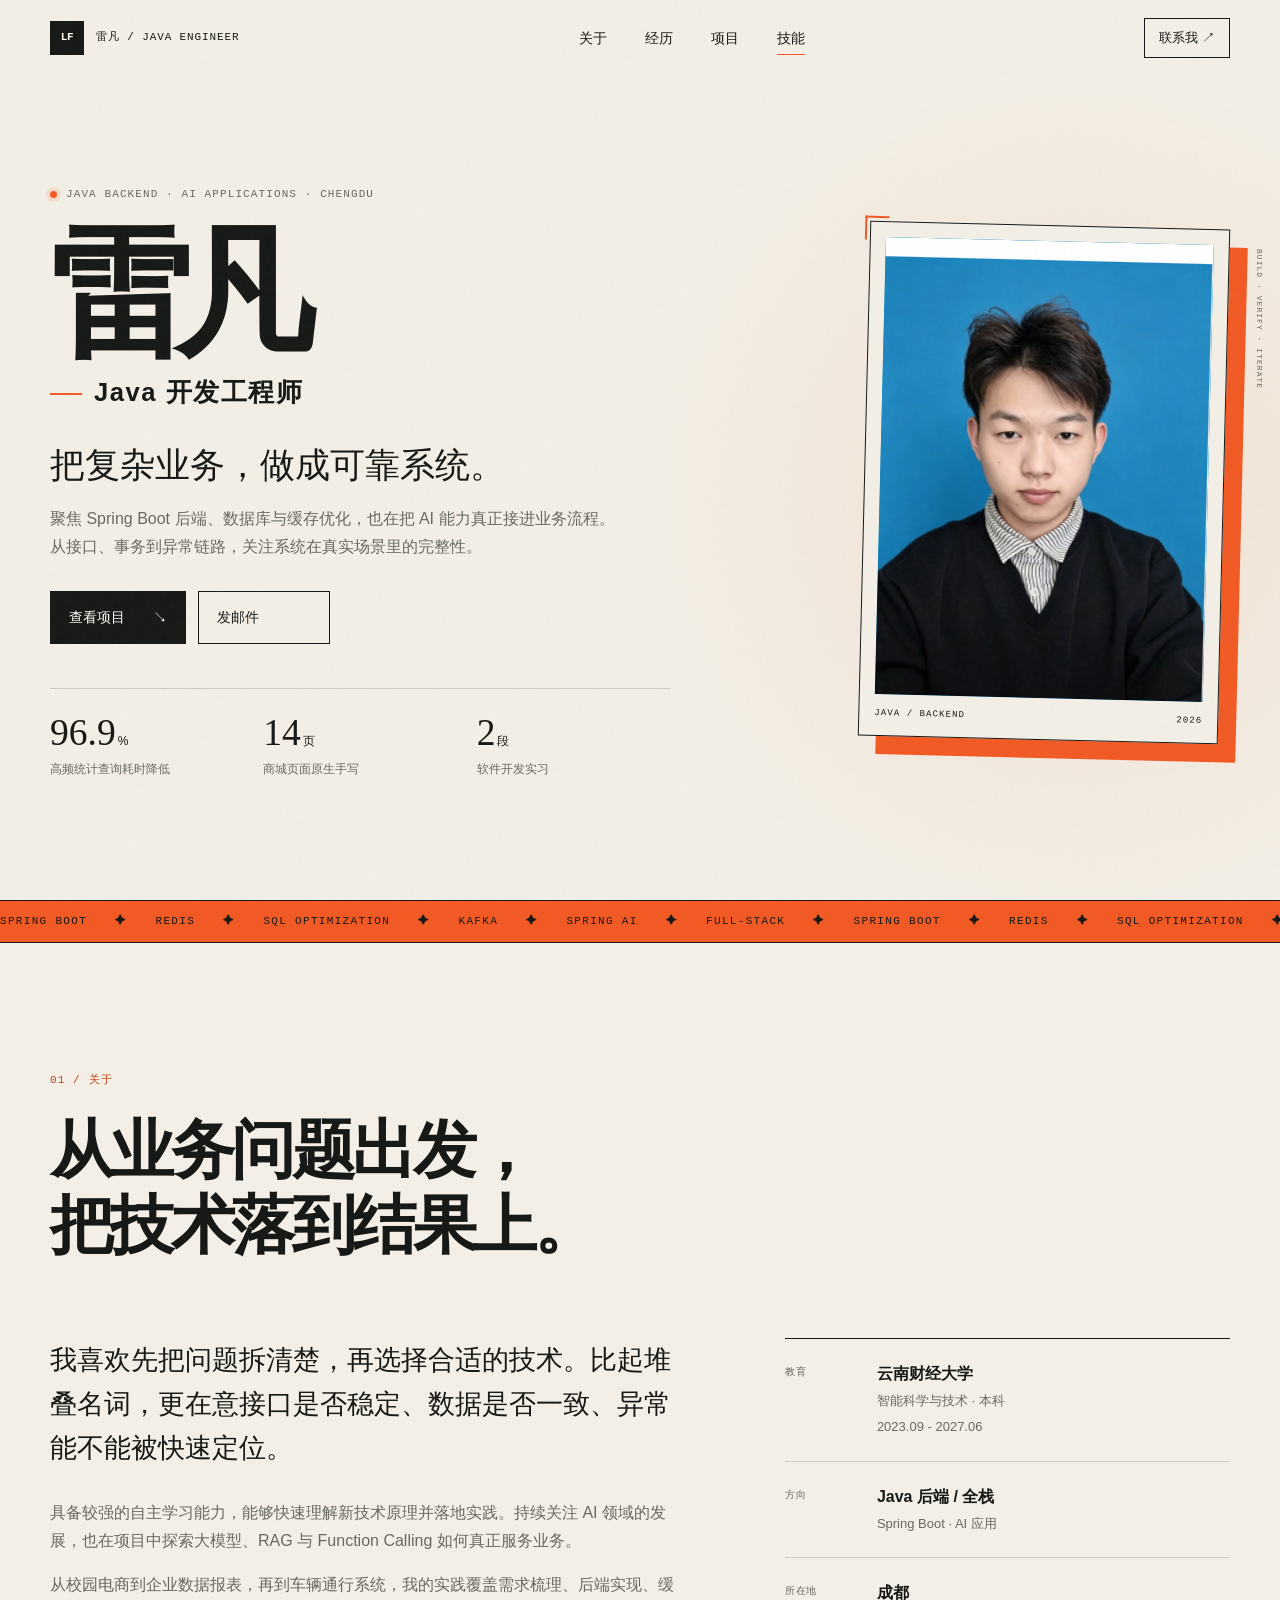
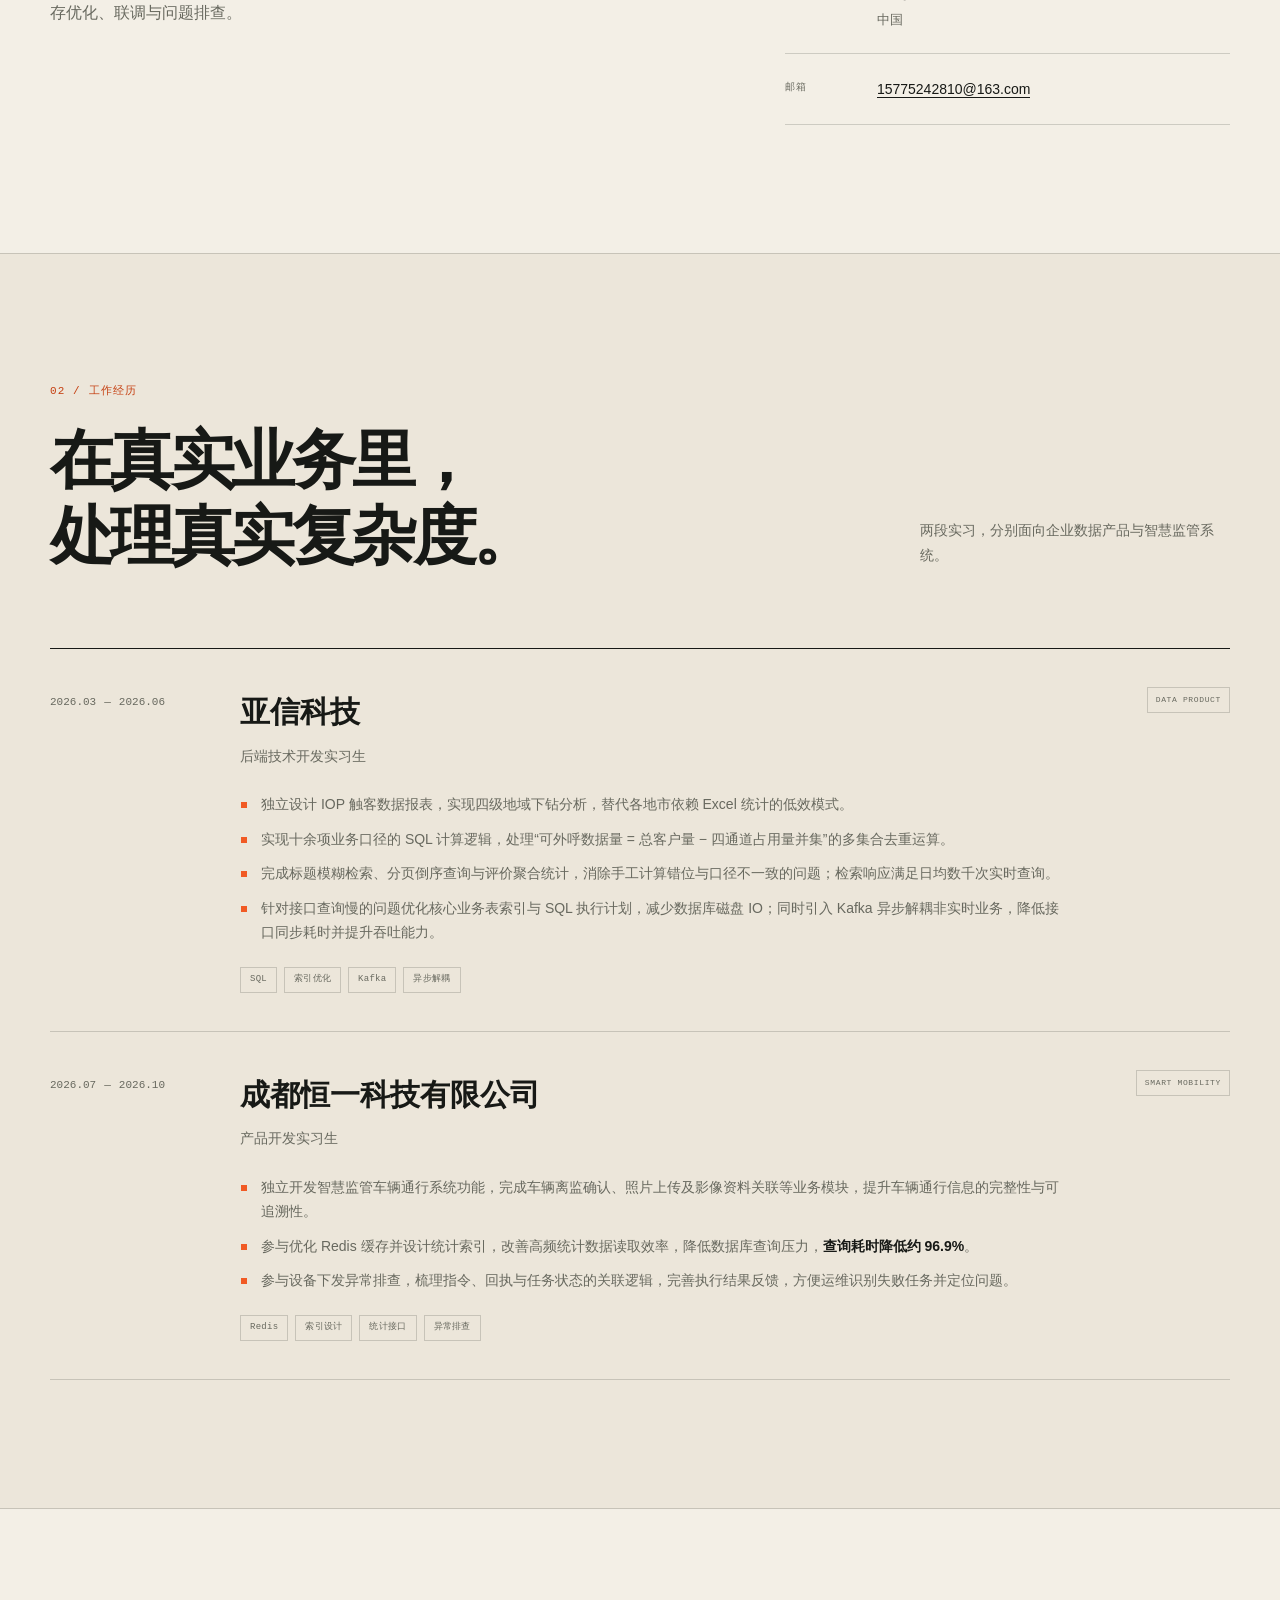
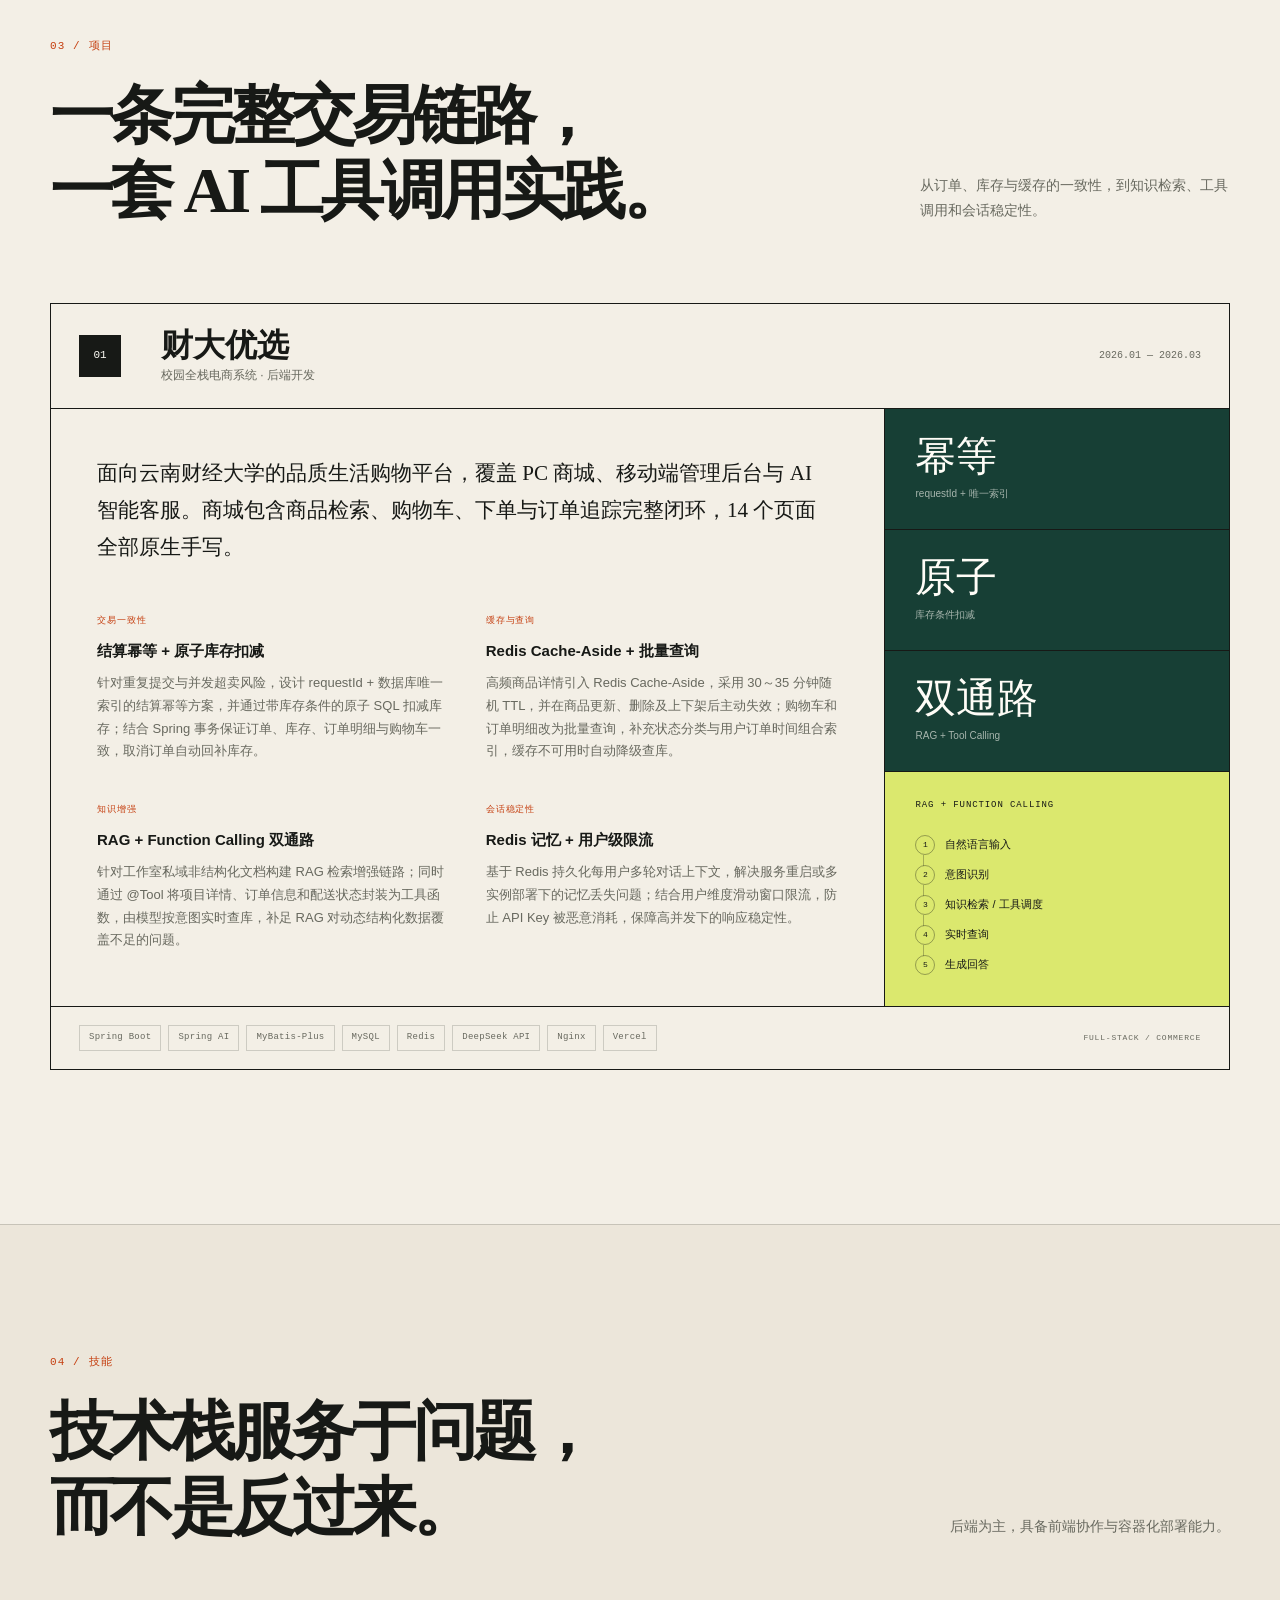
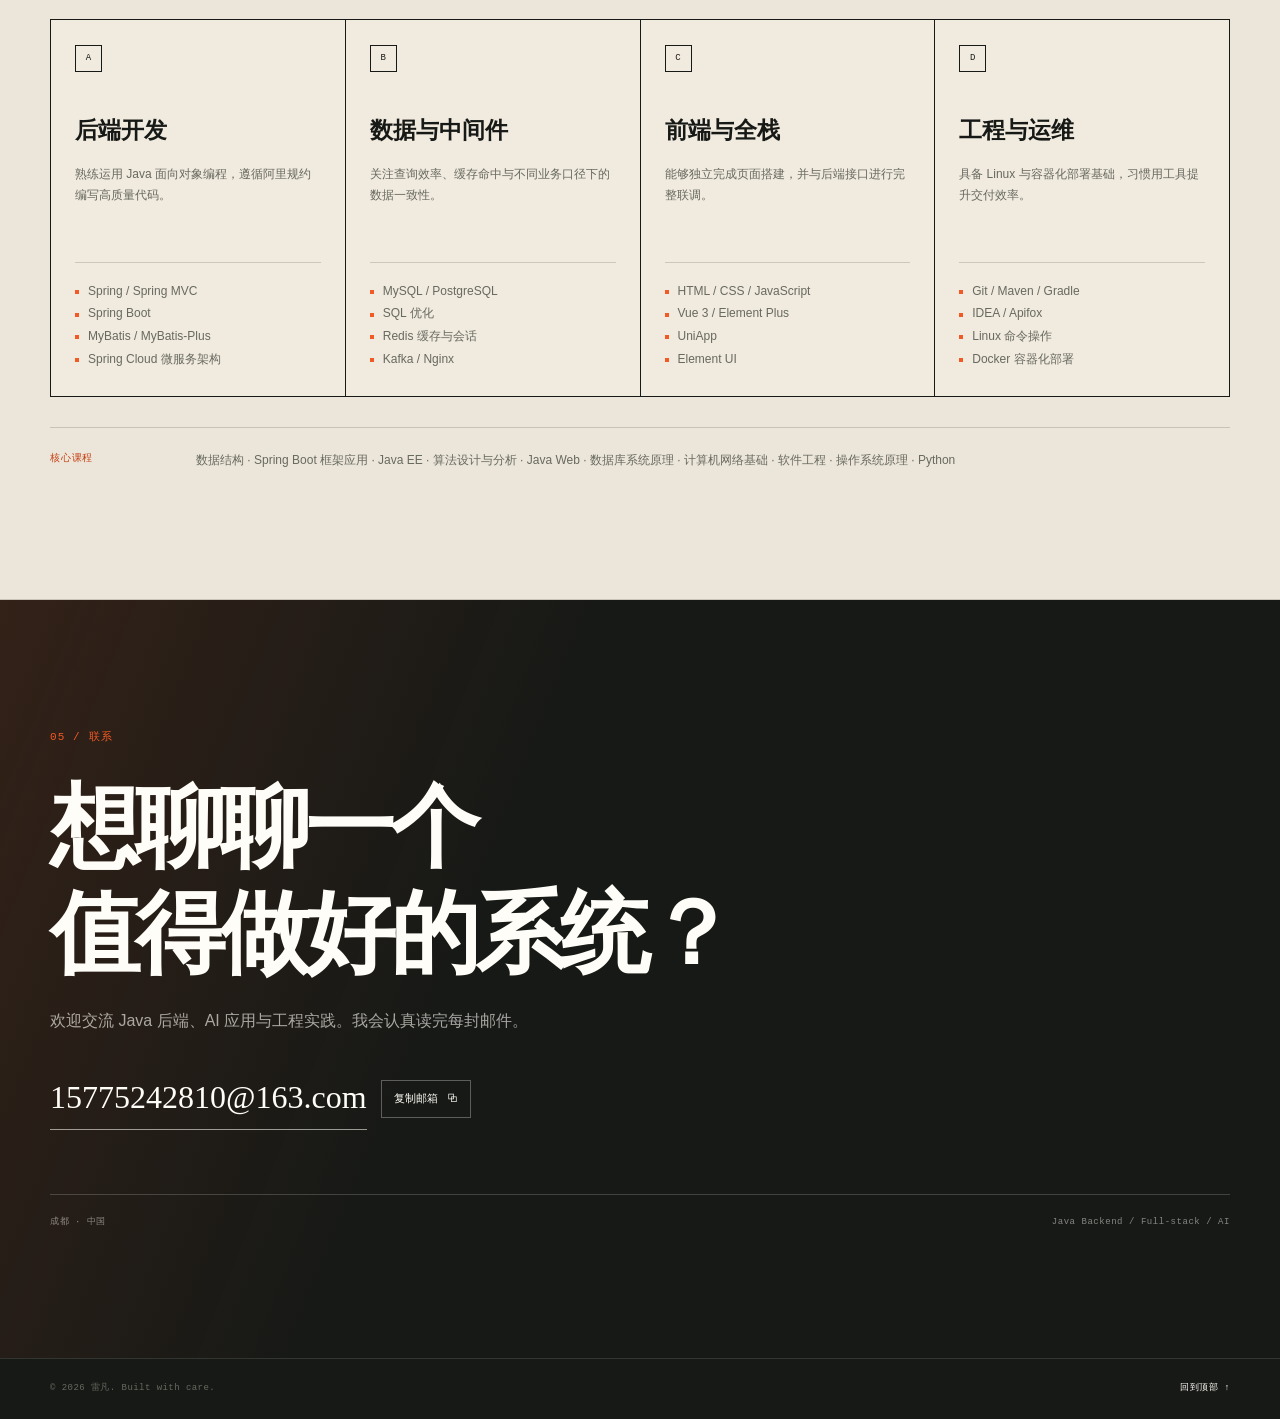
<file: index.html>
<!doctype html>
<html lang="zh-CN">
<head>
  <meta charset="utf-8">
  <meta name="viewport" content="width=device-width, initial-scale=1">
  <title>雷凡｜Java 开发工程师 · 后端与 AI 应用</title>
  <meta name="description" content="雷凡，Java 开发工程师，专注 Spring Boot 后端、SQL 与索引优化、Redis 缓存、Kafka 异步解耦与 AI 应用落地。查看工作经历、全栈项目与技术栈。">
  <meta name="author" content="雷凡">
  <meta name="robots" content="index, follow, max-image-preview:large">
  <meta name="theme-color" content="#f3efe6">
  <link rel="canonical" href="https://fan313424.github.io/">

  <meta property="og:type" content="profile">
  <meta property="og:locale" content="zh_CN">
  <meta property="og:title" content="雷凡｜Java 开发工程师">
  <meta property="og:description" content="Spring Boot 后端、数据库与缓存优化，以及可落地的 AI 应用实践。">
  <meta property="og:url" content="https://fan313424.github.io/">
  <meta property="og:image" content="https://fan313424.github.io/assets/og-cover.png">
  <meta property="og:image:width" content="1200">
  <meta property="og:image:height" content="630">
  <meta name="twitter:card" content="summary_large_image">
  <meta name="twitter:title" content="雷凡｜Java 开发工程师">
  <meta name="twitter:description" content="Spring Boot 后端、数据库与缓存优化，以及可落地的 AI 应用实践。">
  <meta name="twitter:image" content="https://fan313424.github.io/assets/og-cover.png">

  <link rel="icon" href="assets/favicon.svg" type="image/svg+xml">
  <link rel="stylesheet" href="styles.css">
  <script type="application/ld+json">
  {
    "@context": "https://schema.org",
    "@type": "Person",
    "name": "雷凡",
    "url": "https://fan313424.github.io/",
    "image": "https://fan313424.github.io/assets/lei-fan-portrait.png",
    "jobTitle": "Java 开发工程师",
    "email": "mailto:15775242810@163.com",
    "address": {
      "@type": "PostalAddress",
      "addressLocality": "成都",
      "addressCountry": "CN"
    },
    "alumniOf": {
      "@type": "CollegeOrUniversity",
      "name": "云南财经大学"
    },
    "knowsAbout": [
      "Java",
      "Spring Boot",
      "Spring Cloud",
      "MySQL",
      "PostgreSQL",
      "Redis",
      "Kafka",
      "Spring AI",
      "MyBatis",
      "Docker",
      "AI Function Calling",
      "RAG"
    ]
  }
  </script>
</head>
<body>
  <a class="skip-link" href="#main">跳到主要内容</a>

  <header class="site-header">
    <div class="shell header-inner">
      <a class="brand" href="#top" aria-label="返回首页">
        <span class="brand-mark">LF</span>
        <span class="brand-text">雷凡 / Java Engineer</span>
      </a>
      <nav class="site-nav" aria-label="主导航">
        <a href="#about">关于</a>
        <a href="#experience">经历</a>
        <a href="#projects">项目</a>
        <a href="#skills">技能</a>
      </nav>
      <a class="header-contact" href="mailto:15775242810@163.com">联系我 <span aria-hidden="true">↗</span></a>
    </div>
  </header>

  <main id="main">
    <section class="hero shell" id="top" aria-labelledby="hero-title">
      <div class="hero-copy">
        <p class="eyebrow"><span class="status-dot" aria-hidden="true"></span> Java Backend · AI Applications · Chengdu</p>
        <h1 id="hero-title">雷凡</h1>
        <p class="hero-role">Java 开发工程师</p>
        <p class="hero-statement">把复杂业务，做成可靠系统。</p>
        <p class="hero-intro">聚焦 Spring Boot 后端、数据库与缓存优化，也在把 AI 能力真正接进业务流程。从接口、事务到异常链路，关注系统在真实场景里的完整性。</p>
        <div class="hero-actions">
          <a class="button button-primary" href="#projects">查看项目 <span aria-hidden="true">↘</span></a>
          <a class="button button-ghost" href="mailto:15775242810@163.com">发邮件</a>
        </div>
        <dl class="hero-metrics" aria-label="关键成果">
          <div>
            <dt>96.9<small>%</small></dt>
            <dd>高频统计查询耗时降低</dd>
          </div>
          <div>
            <dt>14<small>页</small></dt>
            <dd>商城页面原生手写</dd>
          </div>
          <div>
            <dt>2<small>段</small></dt>
            <dd>软件开发实习</dd>
          </div>
        </dl>
      </div>

      <div class="hero-visual" aria-label="雷凡的个人照片">
        <div class="portrait-card">
          <div class="portrait-frame">
            <img src="assets/lei-fan-portrait.png" alt="雷凡的个人照片" width="275" height="383">
          </div>
          <span class="corner corner-tl" aria-hidden="true"></span>
          <span class="corner corner-br" aria-hidden="true"></span>
          <div class="portrait-caption">
            <span>JAVA / BACKEND</span>
            <span>2026</span>
          </div>
        </div>
        <p class="portrait-side-note" aria-hidden="true">BUILD · VERIFY · ITERATE</p>
      </div>
    </section>

    <div class="ticker" aria-hidden="true">
      <div class="ticker-track">
        <span>SPRING BOOT</span><span>REDIS</span><span>SQL OPTIMIZATION</span><span>KAFKA</span><span>SPRING AI</span><span>FULL-STACK</span>
        <span>SPRING BOOT</span><span>REDIS</span><span>SQL OPTIMIZATION</span><span>KAFKA</span><span>SPRING AI</span><span>FULL-STACK</span>
      </div>
    </div>

    <section class="section shell" id="about" aria-labelledby="about-title">
      <div class="section-heading reveal">
        <p class="section-index">01 / 关于</p>
        <h2 id="about-title">从业务问题出发，<br>把技术落到结果上。</h2>
      </div>
      <div class="about-grid">
        <div class="about-copy reveal">
          <p class="lede">我喜欢先把问题拆清楚，再选择合适的技术。比起堆叠名词，更在意接口是否稳定、数据是否一致、异常能不能被快速定位。</p>
          <p>具备较强的自主学习能力，能够快速理解新技术原理并落地实践。持续关注 AI 领域的发展，也在项目中探索大模型、RAG 与 Function Calling 如何真正服务业务。</p>
          <p>从校园电商到企业数据报表，再到车辆通行系统，我的实践覆盖需求梳理、后端实现、缓存优化、联调与问题排查。</p>
        </div>
        <div class="profile-panel reveal">
          <div class="profile-row">
            <span>教育</span>
            <div>
              <strong>云南财经大学</strong>
              <p>智能科学与技术 · 本科</p>
              <small>2023.09 - 2027.06</small>
            </div>
          </div>
          <div class="profile-row">
            <span>方向</span>
            <div>
              <strong>Java 后端 / 全栈</strong>
              <p>Spring Boot · AI 应用</p>
            </div>
          </div>
          <div class="profile-row">
            <span>所在地</span>
            <div>
              <strong>成都</strong>
              <p>中国</p>
            </div>
          </div>
          <div class="profile-row">
            <span>邮箱</span>
            <div>
              <a href="mailto:15775242810@163.com">15775242810@163.com</a>
            </div>
          </div>
        </div>
      </div>
    </section>

    <section class="section section-tinted" id="experience" aria-labelledby="experience-title">
      <div class="shell">
        <div class="section-heading section-heading-row reveal">
          <div>
            <p class="section-index">02 / 工作经历</p>
            <h2 id="experience-title">在真实业务里，<br>处理真实复杂度。</h2>
          </div>
          <p class="section-aside">两段实习，分别面向企业数据产品与智慧监管系统。</p>
        </div>

        <div class="timeline">
          <article class="timeline-item reveal">
            <div class="timeline-meta">
              <time datetime="2026-03">2026.03</time>
              <span>—</span>
              <time datetime="2026-06">2026.06</time>
            </div>
            <div class="timeline-body">
              <div class="role-heading">
                <div>
                  <h3>亚信科技</h3>
                  <p>后端技术开发实习生</p>
                </div>
                <span class="role-tag">DATA PRODUCT</span>
              </div>
              <ul class="detail-list">
                <li>独立设计 IOP 触客数据报表，实现四级地域下钻分析，替代各地市依赖 Excel 统计的低效模式。</li>
                <li>实现十余项业务口径的 SQL 计算逻辑，处理“可外呼数据量 = 总客户量 − 四通道占用量并集”的多集合去重运算。</li>
                <li>完成标题模糊检索、分页倒序查询与评价聚合统计，消除手工计算错位与口径不一致的问题；检索响应满足日均数千次实时查询。</li>
                <li>针对接口查询慢的问题优化核心业务表索引与 SQL 执行计划，减少数据库磁盘 IO；同时引入 Kafka 异步解耦非实时业务，降低接口同步耗时并提升吞吐能力。</li>
              </ul>
              <div class="tag-row" aria-label="使用技术">
                <span>SQL</span><span>索引优化</span><span>Kafka</span><span>异步解耦</span>
              </div>
            </div>
          </article>

          <article class="timeline-item reveal">
            <div class="timeline-meta">
              <time datetime="2026-07">2026.07</time>
              <span>—</span>
              <time datetime="2026-10">2026.10</time>
            </div>
            <div class="timeline-body">
              <div class="role-heading">
                <div>
                  <h3>成都恒一科技有限公司</h3>
                  <p>产品开发实习生</p>
                </div>
                <span class="role-tag">SMART MOBILITY</span>
              </div>
              <ul class="detail-list">
                <li>独立开发智慧监管车辆通行系统功能，完成车辆离监确认、照片上传及影像资料关联等业务模块，提升车辆通行信息的完整性与可追溯性。</li>
                <li>参与优化 Redis 缓存并设计统计索引，改善高频统计数据读取效率，降低数据库查询压力，<strong>查询耗时降低约 96.9%</strong>。</li>
                <li>参与设备下发异常排查，梳理指令、回执与任务状态的关联逻辑，完善执行结果反馈，方便运维识别失败任务并定位问题。</li>
              </ul>
              <div class="tag-row" aria-label="使用技术">
                <span>Redis</span><span>索引设计</span><span>统计接口</span><span>异常排查</span>
              </div>
            </div>
          </article>
        </div>
      </div>
    </section>

    <section class="section shell" id="projects" aria-labelledby="projects-title">
      <div class="section-heading section-heading-row reveal">
        <div>
          <p class="section-index">03 / 项目</p>
          <h2 id="projects-title">一条完整交易链路，<br>一套 AI 工具调用实践。</h2>
        </div>
        <p class="section-aside">从订单、库存与缓存的一致性，到知识检索、工具调用和会话稳定性。</p>
      </div>

      <article class="project-card reveal">
        <header class="project-header">
          <div class="project-number">01</div>
          <div class="project-title">
            <h3>财大优选</h3>
            <p>校园全栈电商系统 · 后端开发</p>
          </div>
          <time datetime="2026-01">2026.01 — 2026.03</time>
        </header>

        <div class="project-grid">
          <div class="project-content">
            <p class="project-lead">面向云南财经大学的品质生活购物平台，覆盖 PC 商城、移动端管理后台与 AI 智能客服。商城包含商品检索、购物车、下单与订单追踪完整闭环，14 个页面全部原生手写。</p>

            <div class="project-highlights">
              <div>
                <span class="highlight-label">交易一致性</span>
                <h4>结算幂等 + 原子库存扣减</h4>
                <p>针对重复提交与并发超卖风险，设计 requestId + 数据库唯一索引的结算幂等方案，并通过带库存条件的原子 SQL 扣减库存；结合 Spring 事务保证订单、库存、订单明细与购物车一致，取消订单自动回补库存。</p>
              </div>
              <div>
                <span class="highlight-label">缓存与查询</span>
                <h4>Redis Cache-Aside + 批量查询</h4>
                <p>高频商品详情引入 Redis Cache-Aside，采用 30～35 分钟随机 TTL，并在商品更新、删除及上下架后主动失效；购物车和订单明细改为批量查询，补充状态分类与用户订单时间组合索引，缓存不可用时自动降级查库。</p>
              </div>
              <div>
                <span class="highlight-label">知识增强</span>
                <h4>RAG + Function Calling 双通路</h4>
                <p>针对工作室私域非结构化文档构建 RAG 检索增强链路；同时通过 @Tool 将项目详情、订单信息和配送状态封装为工具函数，由模型按意图实时查库，补足 RAG 对动态结构化数据覆盖不足的问题。</p>
              </div>
              <div>
                <span class="highlight-label">会话稳定性</span>
                <h4>Redis 记忆 + 用户级限流</h4>
                <p>基于 Redis 持久化每用户多轮对话上下文，解决服务重启或多实例部署下的记忆丢失问题；结合用户维度滑动窗口限流，防止 API Key 被恶意消耗，保障高并发下的响应稳定性。</p>
              </div>
            </div>
          </div>

          <aside class="project-side">
            <div class="project-stat">
              <strong>幂等</strong>
              <span>requestId + 唯一索引</span>
            </div>
            <div class="project-stat">
              <strong>原子</strong>
              <span>库存条件扣减</span>
            </div>
            <div class="project-stat">
              <strong>双通路</strong>
              <span>RAG + Tool Calling</span>
            </div>

            <div class="flow-card">
              <p class="flow-title">RAG + FUNCTION CALLING</p>
              <ol class="flow-list">
                <li>自然语言输入</li>
                <li>意图识别</li>
                <li>知识检索 / 工具调度</li>
                <li>实时查询</li>
                <li>生成回答</li>
              </ol>
            </div>
          </aside>
        </div>

        <footer class="project-footer">
          <div class="tag-row" aria-label="技术栈">
            <span>Spring Boot</span><span>Spring AI</span><span>MyBatis-Plus</span><span>MySQL</span><span>Redis</span><span>DeepSeek API</span><span>Nginx</span><span>Vercel</span>
          </div>
          <span class="project-type">FULL-STACK / COMMERCE</span>
        </footer>
      </article>

    </section>

    <section class="section section-tinted" id="skills" aria-labelledby="skills-title">
      <div class="shell">
        <div class="section-heading section-heading-row reveal">
          <div>
            <p class="section-index">04 / 技能</p>
            <h2 id="skills-title">技术栈服务于问题，<br>而不是反过来。</h2>
          </div>
          <p class="section-aside">后端为主，具备前端协作与容器化部署能力。</p>
        </div>

        <div class="skills-grid">
          <article class="skill-card reveal">
            <p class="skill-index">A</p>
            <h3>后端开发</h3>
            <p>熟练运用 Java 面向对象编程，遵循阿里规约编写高质量代码。</p>
            <ul>
              <li>Spring / Spring MVC</li>
              <li>Spring Boot</li>
              <li>MyBatis / MyBatis-Plus</li>
              <li>Spring Cloud 微服务架构</li>
            </ul>
          </article>
          <article class="skill-card reveal">
            <p class="skill-index">B</p>
            <h3>数据与中间件</h3>
            <p>关注查询效率、缓存命中与不同业务口径下的数据一致性。</p>
            <ul>
              <li>MySQL / PostgreSQL</li>
              <li>SQL 优化</li>
              <li>Redis 缓存与会话</li>
              <li>Kafka / Nginx</li>
            </ul>
          </article>
          <article class="skill-card reveal">
            <p class="skill-index">C</p>
            <h3>前端与全栈</h3>
            <p>能够独立完成页面搭建，并与后端接口进行完整联调。</p>
            <ul>
              <li>HTML / CSS / JavaScript</li>
              <li>Vue 3 / Element Plus</li>
              <li>UniApp</li>
              <li>Element UI</li>
            </ul>
          </article>
          <article class="skill-card reveal">
            <p class="skill-index">D</p>
            <h3>工程与运维</h3>
            <p>具备 Linux 与容器化部署基础，习惯用工具提升交付效率。</p>
            <ul>
              <li>Git / Maven / Gradle</li>
              <li>IDEA / Apifox</li>
              <li>Linux 命令操作</li>
              <li>Docker 容器化部署</li>
            </ul>
          </article>
        </div>

        <div class="coursework reveal">
          <span>核心课程</span>
          <p>数据结构 · Spring Boot 框架应用 · Java EE · 算法设计与分析 · Java Web · 数据库系统原理 · 计算机网络基础 · 软件工程 · 操作系统原理 · Python</p>
        </div>
      </div>
    </section>

    <section class="contact" id="contact" aria-labelledby="contact-title">
      <div class="shell contact-inner">
        <p class="section-index">05 / 联系</p>
        <h2 id="contact-title">想聊聊一个<br>值得做好的系统？</h2>
        <p class="contact-copy">欢迎交流 Java 后端、AI 应用与工程实践。我会认真读完每封邮件。</p>
        <div class="contact-actions">
          <a class="contact-email" href="mailto:15775242810@163.com">15775242810@163.com</a>
          <button class="copy-button" type="button" data-copy="15775242810@163.com" aria-label="复制邮箱地址">
            <span class="copy-label">复制邮箱</span>
            <span class="copy-icon" aria-hidden="true">⧉</span>
          </button>
        </div>
        <div class="contact-meta">
          <span>成都 · 中国</span>
          <span>Java Backend / Full-stack / AI</span>
        </div>
      </div>
    </section>
  </main>

  <footer class="site-footer">
    <div class="shell footer-inner">
      <p>© <span data-year>2026</span> 雷凡. Built with care.</p>
      <a href="#top">回到顶部 ↑</a>
    </div>
  </footer>

  <script src="main.js" defer></script>
</body>
</html>
</file>
<file: styles.css>
:root {
  --paper: #f3efe6;
  --paper-deep: #e8e0d2;
  --ink: #171916;
  --muted: #68695f;
  --line: rgba(23, 25, 22, 0.17);
  --orange: #f15a24;
  --orange-deep: #c53f10;
  --forest: #173f35;
  --lime: #dbe86e;
  --white: #fffdf7;
  --serif: "Songti SC", "STSong", "Noto Serif SC", Georgia, serif;
  --sans: "Aptos", "PingFang SC", "Microsoft YaHei", "Segoe UI", sans-serif;
  --mono: "SFMono-Regular", "Cascadia Code", "Consolas", monospace;
  --shell: min(1180px, calc(100vw - 64px));
}

* {
  box-sizing: border-box;
}

html {
  scroll-behavior: smooth;
}

body {
  margin: 0;
  color: var(--ink);
  background:
    radial-gradient(circle at 84% 8%, rgba(241, 90, 36, 0.1), transparent 27rem),
    var(--paper);
  font-family: var(--sans);
  font-size: 16px;
  line-height: 1.75;
  -webkit-font-smoothing: antialiased;
}

body::before {
  position: fixed;
  inset: 0;
  z-index: 20;
  pointer-events: none;
  content: "";
  opacity: 0.18;
  background-image: url("data:image/svg+xml,%3Csvg viewBox='0 0 180 180' xmlns='http://www.w3.org/2000/svg'%3E%3Cfilter id='n'%3E%3CfeTurbulence type='fractalNoise' baseFrequency='.95' numOctaves='3' stitchTiles='stitch'/%3E%3C/filter%3E%3Crect width='100%25' height='100%25' filter='url(%23n)' opacity='.15'/%3E%3C/svg%3E");
}

::selection {
  color: var(--white);
  background: var(--orange);
}

a {
  color: inherit;
  text-decoration: none;
}

button,
input {
  font: inherit;
}

img {
  max-width: 100%;
  display: block;
}

h1,
h2,
h3,
h4,
p {
  margin-top: 0;
}

.shell {
  width: var(--shell);
  margin-inline: auto;
}

.skip-link {
  position: fixed;
  top: 12px;
  left: 12px;
  z-index: 100;
  padding: 10px 16px;
  color: var(--white);
  background: var(--ink);
  transform: translateY(-150%);
}

.skip-link:focus {
  transform: translateY(0);
}

.site-header {
  position: sticky;
  top: 0;
  z-index: 10;
  border-bottom: 1px solid transparent;
  background: rgba(243, 239, 230, 0.86);
  backdrop-filter: blur(16px);
}

.site-header.is-scrolled {
  border-bottom-color: var(--line);
}

.header-inner {
  display: flex;
  align-items: center;
  justify-content: space-between;
  min-height: 76px;
  gap: 28px;
}

.brand {
  display: inline-flex;
  align-items: center;
  gap: 12px;
  font-family: var(--mono);
  font-size: 11px;
  letter-spacing: 0.08em;
  text-transform: uppercase;
}

.brand-mark {
  display: grid;
  width: 34px;
  height: 34px;
  place-items: center;
  color: var(--white);
  background: var(--ink);
  font-weight: 700;
  letter-spacing: -0.04em;
}

.site-nav {
  display: flex;
  align-items: center;
  gap: clamp(18px, 3vw, 38px);
  font-size: 14px;
}

.site-nav a {
  position: relative;
  padding: 5px 0;
}

.site-nav a::after {
  position: absolute;
  right: 0;
  bottom: 0;
  left: 0;
  height: 1px;
  content: "";
  background: var(--orange);
  transform: scaleX(0);
  transform-origin: right;
  transition: transform 220ms ease;
}

.site-nav a:hover::after,
.site-nav a:focus-visible::after,
.site-nav a.is-active::after {
  transform: scaleX(1);
  transform-origin: left;
}

.header-contact {
  padding: 8px 14px;
  border: 1px solid var(--ink);
  font-size: 13px;
  transition: color 180ms ease, background 180ms ease;
}

.header-contact:hover,
.header-contact:focus-visible {
  color: var(--white);
  background: var(--ink);
}

.hero {
  display: grid;
  grid-template-columns: minmax(0, 1.18fr) minmax(280px, 0.62fr);
  align-items: center;
  gap: clamp(48px, 8vw, 118px);
  min-height: calc(100vh - 77px);
  padding-block: clamp(50px, 7vw, 92px) clamp(68px, 8vw, 110px);
}

.eyebrow,
.section-index,
.highlight-label,
.flow-title,
.project-type {
  font-family: var(--mono);
  font-size: 11px;
  letter-spacing: 0.1em;
  text-transform: uppercase;
}

.eyebrow {
  display: flex;
  align-items: center;
  gap: 9px;
  margin-bottom: 34px;
  color: var(--muted);
}

.status-dot {
  width: 7px;
  height: 7px;
  border-radius: 50%;
  background: var(--orange);
  box-shadow: 0 0 0 4px rgba(241, 90, 36, 0.12);
}

h1 {
  margin-bottom: 16px;
  font-family: var(--serif);
  font-size: clamp(5.8rem, 11vw, 10rem);
  font-weight: 600;
  line-height: 0.82;
  letter-spacing: -0.13em;
}

.hero-role {
  margin-bottom: 28px;
  font-size: clamp(1.25rem, 2vw, 1.65rem);
  font-weight: 600;
  letter-spacing: 0.06em;
}

.hero-role::before {
  display: inline-block;
  width: 32px;
  height: 2px;
  margin-right: 12px;
  vertical-align: middle;
  content: "";
  background: var(--orange);
}

.hero-statement {
  margin-bottom: 16px;
  font-family: var(--serif);
  font-size: clamp(1.65rem, 2.7vw, 2.35rem);
  line-height: 1.35;
}

.hero-intro {
  max-width: 580px;
  margin-bottom: 30px;
  color: var(--muted);
}

.hero-actions {
  display: flex;
  flex-wrap: wrap;
  gap: 12px;
}

.button {
  display: inline-flex;
  min-width: 132px;
  align-items: center;
  justify-content: space-between;
  gap: 28px;
  padding: 13px 18px;
  border: 1px solid var(--ink);
  font-size: 14px;
  transition: transform 180ms ease, color 180ms ease, background 180ms ease;
}

.button:hover,
.button:focus-visible {
  transform: translateY(-2px);
}

.button-primary {
  color: var(--white);
  background: var(--ink);
}

.button-primary:hover,
.button-primary:focus-visible {
  background: var(--orange);
  border-color: var(--orange);
}

.button-ghost:hover,
.button-ghost:focus-visible {
  color: var(--white);
  background: var(--ink);
}

.hero-metrics {
  display: grid;
  grid-template-columns: repeat(3, 1fr);
  max-width: 620px;
  margin: 44px 0 0;
  padding-top: 25px;
  border-top: 1px solid var(--line);
  gap: 20px;
}

.hero-metrics div {
  min-width: 0;
}

.hero-metrics dt {
  font-family: var(--serif);
  font-size: clamp(1.65rem, 3vw, 2.35rem);
  line-height: 1;
}

.hero-metrics small {
  margin-left: 2px;
  font-family: var(--sans);
  font-size: 12px;
  font-weight: 500;
}

.hero-metrics dd {
  margin: 9px 0 0;
  color: var(--muted);
  font-size: 12px;
  line-height: 1.6;
}

.hero-visual {
  position: relative;
  justify-self: center;
  width: min(100%, 360px);
}

.portrait-card {
  position: relative;
  padding: 15px 15px 13px;
  border: 1px solid var(--ink);
  background: var(--paper);
  transform: rotate(1.4deg);
  box-shadow: 18px 18px 0 var(--orange);
}

.portrait-frame {
  position: relative;
  overflow: hidden;
  background: #168ac0;
}

.portrait-frame::after {
  position: absolute;
  inset: 0;
  content: "";
  background: linear-gradient(180deg, transparent 62%, rgba(0, 0, 0, 0.13));
  pointer-events: none;
}

.portrait-frame img {
  width: 100%;
  height: auto;
  filter: saturate(0.82) contrast(1.04);
}

.portrait-caption {
  display: flex;
  justify-content: space-between;
  padding-top: 12px;
  font-family: var(--mono);
  font-size: 9px;
  letter-spacing: 0.12em;
}

.portrait-side-note {
  position: absolute;
  top: 24px;
  right: -42px;
  margin: 0;
  color: var(--muted);
  font-family: var(--mono);
  font-size: 8px;
  letter-spacing: 0.13em;
  writing-mode: vertical-rl;
}

.corner {
  position: absolute;
  width: 24px;
  height: 24px;
  pointer-events: none;
}

.corner-tl {
  top: -6px;
  left: -6px;
  border-top: 2px solid var(--orange);
  border-left: 2px solid var(--orange);
}

.corner-br {
  right: -6px;
  bottom: -6px;
  border-right: 2px solid var(--orange);
  border-bottom: 2px solid var(--orange);
}

.ticker {
  overflow: hidden;
  border-top: 1px solid var(--ink);
  border-bottom: 1px solid var(--ink);
  background: var(--orange);
  color: var(--ink);
}

.ticker-track {
  display: flex;
  width: max-content;
  padding: 11px 0;
  animation: ticker 30s linear infinite;
}

.ticker span {
  display: flex;
  align-items: center;
  font-family: var(--mono);
  font-size: 11px;
  letter-spacing: 0.12em;
}

.ticker span::after {
  margin-inline: 28px;
  content: "✦";
}

@keyframes ticker {
  to {
    transform: translateX(-50%);
  }
}

.section {
  padding-block: clamp(78px, 10vw, 138px);
  scroll-margin-top: 76px;
}

.section-tinted {
  border-top: 1px solid var(--line);
  border-bottom: 1px solid var(--line);
  background: rgba(232, 224, 210, 0.55);
}

.section-heading {
  margin-bottom: clamp(45px, 6vw, 74px);
}

.section-heading-row {
  display: flex;
  align-items: end;
  justify-content: space-between;
  gap: 44px;
}

.section-index {
  margin-bottom: 22px;
  color: var(--orange-deep);
}

.section-heading h2,
.contact h2 {
  margin-bottom: 0;
  font-family: var(--serif);
  font-size: clamp(2.35rem, 5vw, 4.5rem);
  font-weight: 600;
  line-height: 1.18;
  letter-spacing: -0.055em;
}

.section-aside {
  max-width: 310px;
  margin-bottom: 6px;
  color: var(--muted);
  font-size: 14px;
  line-height: 1.8;
}

.about-grid {
  display: grid;
  grid-template-columns: minmax(0, 1.08fr) minmax(320px, 0.76fr);
  align-items: start;
  gap: clamp(45px, 8vw, 112px);
}

.about-copy p {
  color: var(--muted);
}

.about-copy .lede {
  margin-bottom: 28px;
  color: var(--ink);
  font-family: var(--serif);
  font-size: clamp(1.35rem, 2.1vw, 1.8rem);
  line-height: 1.65;
}

.profile-panel {
  border-top: 1px solid var(--ink);
}

.profile-row {
  display: grid;
  grid-template-columns: 72px 1fr;
  gap: 20px;
  padding-block: 21px;
  border-bottom: 1px solid var(--line);
}

.profile-row > span {
  padding-top: 4px;
  color: var(--muted);
  font-family: var(--mono);
  font-size: 10px;
  letter-spacing: 0.08em;
}

.profile-row strong {
  display: block;
  margin-bottom: 2px;
  font-weight: 600;
}

.profile-row p,
.profile-row small {
  margin: 0;
  color: var(--muted);
  font-size: 13px;
}

.profile-row a {
  border-bottom: 1px solid var(--ink);
  font-size: 14px;
}

.timeline {
  border-top: 1px solid var(--ink);
}

.timeline-item {
  display: grid;
  grid-template-columns: 150px 1fr;
  gap: 40px;
  padding-block: 38px;
  border-bottom: 1px solid var(--line);
}

.timeline-meta {
  display: flex;
  align-items: flex-start;
  gap: 8px;
  padding-top: 6px;
  color: var(--muted);
  font-family: var(--mono);
  font-size: 11px;
}

.role-heading {
  display: flex;
  align-items: flex-start;
  justify-content: space-between;
  gap: 24px;
  margin-bottom: 24px;
}

.role-heading h3 {
  margin-bottom: 5px;
  font-family: var(--serif);
  font-size: clamp(1.5rem, 2.4vw, 1.85rem);
  font-weight: 600;
}

.role-heading p {
  margin: 0;
  color: var(--muted);
  font-size: 14px;
}

.role-tag {
  padding: 5px 8px;
  border: 1px solid var(--line);
  color: var(--muted);
  font-family: var(--mono);
  font-size: 8px;
  letter-spacing: 0.08em;
  white-space: nowrap;
}

.detail-list {
  max-width: 820px;
  margin: 0 0 22px;
  padding: 0;
  list-style: none;
}

.detail-list li {
  position: relative;
  padding-left: 21px;
  color: var(--muted);
  font-size: 14px;
}

.detail-list li + li {
  margin-top: 10px;
}

.detail-list li::before {
  position: absolute;
  top: 0.72em;
  left: 1px;
  width: 6px;
  height: 6px;
  content: "";
  background: var(--orange);
}

.detail-list strong {
  color: var(--ink);
  font-weight: 600;
}

.tag-row {
  display: flex;
  flex-wrap: wrap;
  gap: 7px;
}

.tag-row span {
  padding: 4px 9px;
  border: 1px solid var(--line);
  color: var(--muted);
  font-family: var(--mono);
  font-size: 9px;
  letter-spacing: 0.03em;
}

.project-card {
  margin-bottom: 26px;
  border: 1px solid var(--ink);
  background: var(--paper);
  transition: box-shadow 240ms ease, transform 240ms ease;
}

.project-card:hover {
  box-shadow: 10px 10px 0 var(--paper-deep);
  transform: translate(-2px, -2px);
}

.project-card-alt:hover {
  box-shadow: 10px 10px 0 var(--orange);
}

.project-header {
  display: grid;
  grid-template-columns: 60px 1fr auto;
  align-items: center;
  gap: 22px;
  padding: 22px 28px;
  border-bottom: 1px solid var(--ink);
}

.project-number {
  display: grid;
  width: 42px;
  height: 42px;
  place-items: center;
  color: var(--white);
  background: var(--ink);
  font-family: var(--mono);
  font-size: 11px;
}

.project-title h3 {
  margin-bottom: 1px;
  font-family: var(--serif);
  font-size: clamp(1.5rem, 2.6vw, 2rem);
  font-weight: 600;
  line-height: 1.2;
}

.project-title p {
  margin: 0;
  color: var(--muted);
  font-size: 12px;
}

.project-header time {
  color: var(--muted);
  font-family: var(--mono);
  font-size: 10px;
}

.project-grid {
  display: grid;
  grid-template-columns: minmax(0, 1.5fr) minmax(280px, 0.62fr);
}

.project-content {
  padding: clamp(28px, 4vw, 46px);
}

.project-lead {
  max-width: 720px;
  margin-bottom: 38px;
  font-family: var(--serif);
  font-size: clamp(1.16rem, 1.65vw, 1.4rem);
  line-height: 1.75;
}

.project-highlights {
  display: grid;
  grid-template-columns: repeat(2, minmax(0, 1fr));
  gap: 30px 36px;
}

.highlight-label {
  display: inline-block;
  margin-bottom: 8px;
  color: var(--orange-deep);
  font-size: 9px;
}

.project-highlights h4 {
  margin-bottom: 8px;
  font-size: 15px;
  font-weight: 600;
}

.project-highlights p {
  margin: 0;
  color: var(--muted);
  font-size: 13px;
  line-height: 1.75;
}

.project-side {
  display: flex;
  flex-direction: column;
  gap: 1px;
  border-left: 1px solid var(--ink);
  background: var(--ink);
}

.project-stat {
  display: flex;
  flex: 1;
  min-height: 120px;
  flex-direction: column;
  justify-content: center;
  padding: 24px 30px;
  color: var(--white);
  background: var(--forest);
}

.project-stat strong {
  font-family: var(--serif);
  font-size: clamp(1.9rem, 3.2vw, 2.7rem);
  font-weight: 500;
  line-height: 1;
}

.project-stat small {
  margin-left: 3px;
  font-family: var(--sans);
  font-size: 11px;
}

.project-stat span {
  margin-top: 8px;
  color: rgba(255, 253, 247, 0.62);
  font-size: 10px;
}

.flow-card {
  padding: 26px 30px;
  color: var(--ink);
  background: var(--lime);
}

.flow-title {
  margin-bottom: 16px;
  font-size: 9px;
}

.flow-list {
  margin: 0;
  padding: 0;
  counter-reset: flow;
  list-style: none;
}

.flow-list li {
  position: relative;
  display: flex;
  align-items: center;
  gap: 10px;
  padding: 5px 0;
  font-size: 11px;
  counter-increment: flow;
}

.flow-list li::before {
  display: grid;
  width: 18px;
  height: 18px;
  place-items: center;
  border: 1px solid rgba(23, 25, 22, 0.36);
  border-radius: 50%;
  content: counter(flow);
  font-family: var(--mono);
  font-size: 8px;
}

.flow-list li:not(:last-child)::after {
  position: absolute;
  top: 25px;
  left: 8px;
  width: 1px;
  height: 11px;
  content: "";
  background: rgba(23, 25, 22, 0.28);
}

.project-footer {
  display: flex;
  align-items: center;
  justify-content: space-between;
  gap: 24px;
  padding: 18px 28px;
  border-top: 1px solid var(--ink);
}

.project-type {
  flex: none;
  color: var(--muted);
  font-size: 8px;
}

.skills-grid {
  display: grid;
  grid-template-columns: repeat(4, minmax(0, 1fr));
  border-top: 1px solid var(--ink);
  border-left: 1px solid var(--ink);
}

.skill-card {
  min-height: 360px;
  padding: 25px 24px;
  border-right: 1px solid var(--ink);
  border-bottom: 1px solid var(--ink);
  background: rgba(243, 239, 230, 0.38);
  transition: background 200ms ease;
}

.skill-card:hover {
  background: var(--white);
}

.skill-index {
  display: grid;
  width: 27px;
  height: 27px;
  margin-bottom: 38px;
  place-items: center;
  border: 1px solid var(--ink);
  font-family: var(--mono);
  font-size: 9px;
}

.skill-card h3 {
  margin-bottom: 13px;
  font-family: var(--serif);
  font-size: 1.45rem;
  font-weight: 600;
}

.skill-card > p:not(.skill-index) {
  min-height: 76px;
  margin-bottom: 22px;
  color: var(--muted);
  font-size: 12px;
}

.skill-card ul {
  margin: 0;
  padding: 17px 0 0;
  border-top: 1px solid var(--line);
  list-style: none;
}

.skill-card li {
  position: relative;
  padding-left: 13px;
  color: var(--muted);
  font-size: 12px;
  line-height: 1.9;
}

.skill-card li::before {
  position: absolute;
  top: 0.85em;
  left: 0;
  width: 4px;
  height: 4px;
  content: "";
  background: var(--orange);
}

.coursework {
  display: grid;
  grid-template-columns: 120px 1fr;
  gap: 26px;
  margin-top: 30px;
  padding-top: 22px;
  border-top: 1px solid var(--line);
}

.coursework span {
  color: var(--orange-deep);
  font-family: var(--mono);
  font-size: 10px;
  letter-spacing: 0.08em;
}

.coursework p {
  margin: 0;
  color: var(--muted);
  font-size: 12px;
}

.contact {
  padding-block: clamp(76px, 10vw, 130px);
  color: var(--white);
  background:
    linear-gradient(112deg, rgba(241, 90, 36, 0.13), transparent 38%),
    var(--ink);
  scroll-margin-top: 76px;
}

.contact .section-index {
  margin-bottom: 28px;
  color: var(--orange);
}

.contact h2 {
  margin-bottom: 20px;
  font-size: clamp(3rem, 7vw, 6.2rem);
}

.contact-copy {
  max-width: 560px;
  margin-bottom: 34px;
  color: rgba(255, 253, 247, 0.62);
}

.contact-actions {
  display: flex;
  flex-wrap: wrap;
  align-items: center;
  gap: 14px;
}

.contact-email {
  padding-bottom: 4px;
  border-bottom: 1px solid rgba(255, 253, 247, 0.56);
  font-family: var(--serif);
  font-size: clamp(1.25rem, 3vw, 2rem);
  transition: border-color 180ms ease, color 180ms ease;
}

.contact-email:hover,
.contact-email:focus-visible {
  color: var(--orange);
  border-color: var(--orange);
}

.copy-button {
  display: inline-flex;
  align-items: center;
  gap: 9px;
  padding: 8px 12px;
  color: var(--white);
  border: 1px solid rgba(255, 253, 247, 0.3);
  background: transparent;
  font-size: 11px;
  cursor: pointer;
  transition: background 180ms ease, border-color 180ms ease;
}

.copy-button:hover,
.copy-button:focus-visible {
  border-color: var(--orange);
  background: rgba(241, 90, 36, 0.13);
}

.contact-meta {
  display: flex;
  justify-content: space-between;
  gap: 24px;
  margin-top: 64px;
  padding-top: 20px;
  border-top: 1px solid rgba(255, 253, 247, 0.18);
  color: rgba(255, 253, 247, 0.48);
  font-family: var(--mono);
  font-size: 9px;
  letter-spacing: 0.06em;
}

.site-footer {
  padding-block: 22px;
  color: var(--muted);
  background: var(--ink);
  border-top: 1px solid rgba(255, 253, 247, 0.12);
}

.footer-inner {
  display: flex;
  justify-content: space-between;
  gap: 20px;
  font-family: var(--mono);
  font-size: 9px;
  letter-spacing: 0.05em;
}

.footer-inner p {
  margin: 0;
}

.footer-inner a {
  color: var(--white);
}

.reveal {
  opacity: 0;
  transform: translateY(22px);
  transition: opacity 650ms ease, transform 650ms ease;
}

.reveal.is-visible {
  opacity: 1;
  transform: translateY(0);
}

:focus-visible {
  outline: 2px solid var(--orange);
  outline-offset: 4px;
}

@media (max-width: 1000px) {
  .hero {
    grid-template-columns: 1fr minmax(250px, 0.55fr);
    gap: 48px;
  }

  .hero-metrics {
    grid-template-columns: repeat(3, minmax(0, 1fr));
  }

  .project-grid {
    grid-template-columns: 1fr;
  }

  .project-side {
    display: grid;
    grid-template-columns: repeat(3, 1fr);
    border-top: 1px solid var(--ink);
    border-left: 0;
  }

  .flow-card {
    grid-column: 1 / -1;
  }

  .project-stat {
    min-height: 105px;
    border-right: 1px solid rgba(255, 253, 247, 0.12);
  }

  .skills-grid {
    grid-template-columns: repeat(2, minmax(0, 1fr));
  }

  .skill-card {
    min-height: 320px;
  }
}

@media (max-width: 760px) {
  :root {
    --shell: min(100% - 36px, 680px);
  }

  .header-inner {
    min-height: 64px;
    gap: 18px;
  }

  .brand-text,
  .header-contact {
    display: none;
  }

  .site-nav {
    gap: 18px;
    font-size: 13px;
  }

  .hero {
    grid-template-columns: 1fr;
    min-height: auto;
    padding-block: 46px 74px;
  }

  .hero-visual {
    width: min(82%, 330px);
    grid-row: 1;
    margin-bottom: 10px;
    justify-self: start;
  }

  .portrait-side-note {
    display: none;
  }

  .portrait-card {
    box-shadow: 12px 12px 0 var(--orange);
  }

  .eyebrow {
    margin-bottom: 26px;
    font-size: 9px;
  }

  h1 {
    font-size: clamp(5rem, 26vw, 7.5rem);
  }

  .hero-metrics {
    margin-top: 34px;
  }

  .hero-metrics dd {
    font-size: 10px;
  }

  .section-heading-row {
    display: block;
  }

  .section-aside {
    margin-top: 22px;
  }

  .about-grid {
    grid-template-columns: 1fr;
    gap: 42px;
  }

  .timeline-item {
    grid-template-columns: 1fr;
    gap: 16px;
  }

  .timeline-meta {
    padding-top: 0;
  }

  .role-heading {
    display: block;
  }

  .role-tag {
    display: inline-block;
    margin-top: 12px;
  }

  .project-header {
    grid-template-columns: 42px 1fr;
    gap: 14px;
    padding: 18px;
  }

  .project-header time {
    grid-column: 2;
  }

  .project-number {
    width: 36px;
    height: 36px;
  }

  .project-content {
    padding: 28px 20px 34px;
  }

  .project-highlights {
    grid-template-columns: 1fr;
    gap: 24px;
  }

  .project-side {
    grid-template-columns: 1fr 1fr;
  }

  .flow-card {
    grid-column: 1 / -1;
  }

  .project-footer {
    display: block;
    padding: 17px 20px;
  }

  .project-type {
    display: block;
    margin-top: 14px;
  }

  .skills-grid {
    grid-template-columns: 1fr;
  }

  .skill-card {
    min-height: auto;
  }

  .skill-card > p:not(.skill-index) {
    min-height: 0;
  }

  .coursework {
    grid-template-columns: 1fr;
    gap: 8px;
  }

  .contact-meta {
    display: grid;
    margin-top: 46px;
  }
}

@media (max-width: 460px) {
  .hero-actions .button {
    flex: 1 1 150px;
  }

  .hero-metrics {
    grid-template-columns: 1fr 1fr;
  }

  .hero-metrics div:last-child {
    grid-column: 1 / -1;
    padding-top: 12px;
    border-top: 1px solid var(--line);
  }

  .project-stat {
    min-height: 100px;
    padding: 20px;
  }

  .project-stat span {
    font-size: 9px;
  }

  .contact-actions {
    align-items: flex-start;
    flex-direction: column;
  }

  .footer-inner {
    display: grid;
  }
}

@media (prefers-reduced-motion: reduce) {
  html {
    scroll-behavior: auto;
  }

  *,
  *::before,
  *::after {
    animation-duration: 0.01ms !important;
    animation-iteration-count: 1 !important;
    transition-duration: 0.01ms !important;
  }

  .reveal {
    opacity: 1;
    transform: none;
  }
}

@media print {
  .site-header,
  .ticker,
  .hero-actions,
  .copy-button,
  .site-footer {
    display: none;
  }

  body {
    background: #fff;
  }

  .hero {
    min-height: auto;
  }

  .section {
    padding-block: 32px;
  }

  .reveal {
    opacity: 1;
    transform: none;
  }
}
</file>
